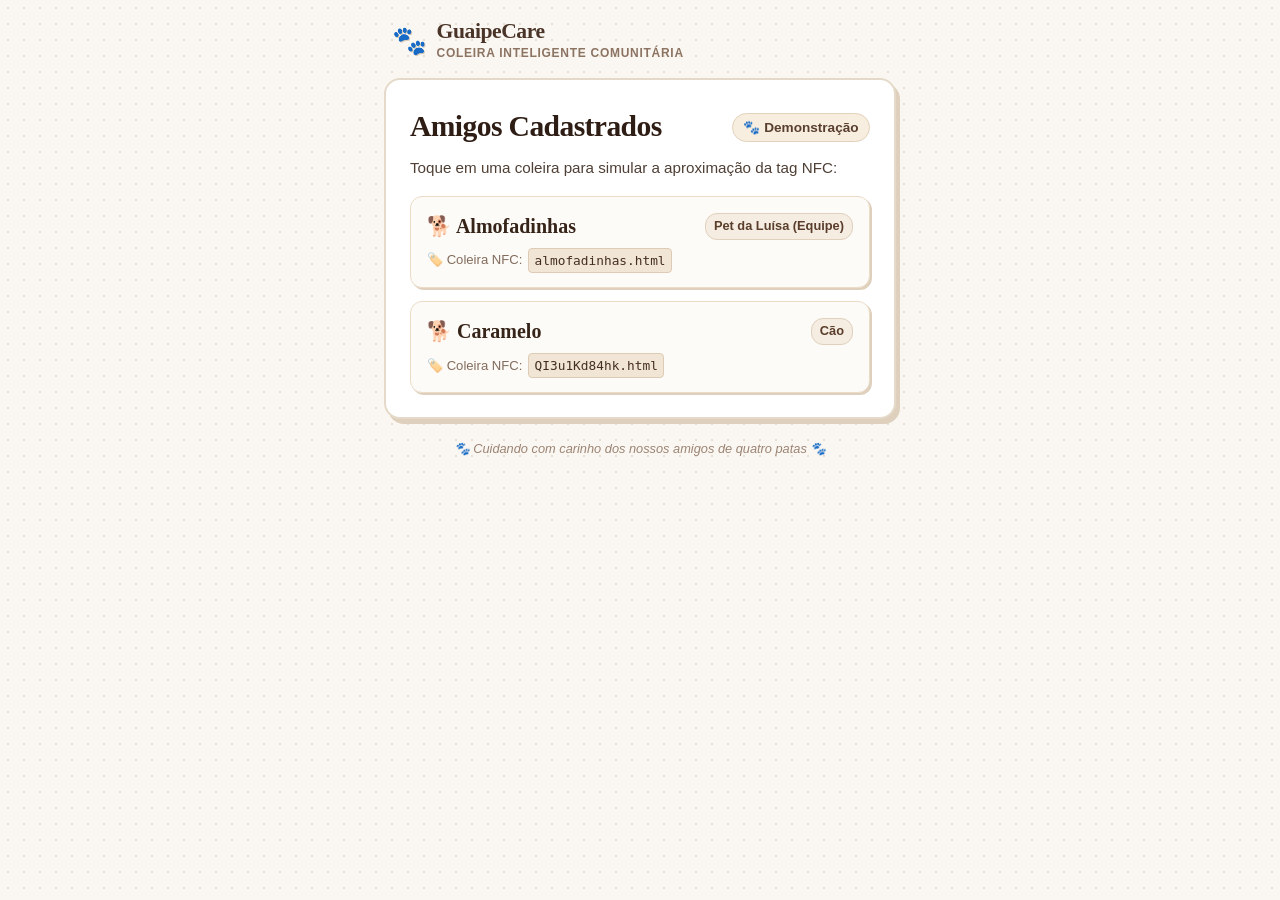
<file: index.html>
<!DOCTYPE html>
<html lang="pt-BR">
<head>
    <meta charset="UTF-8">
    <meta name="viewport" content="width=device-width, initial-scale=1.0">
    <title>Coleiras Disponíveis — GuaipeCare</title>
    <link rel="icon" href="data:image/svg+xml,<svg xmlns=%22http://www.w3.org/2000/svg%22 viewBox=%220 0 100 100%22><text y=%22.9em%22 font-size=%2290%22>🐾</text></svg>">
    <link rel="stylesheet" href="app/static/css/style.css">
</head>
<body>
    <header class="topo-site"><div class="container-topo"><span class="icone-marca">🐾</span><div class="texto-marca"><span class="nome-marca">GuaipeCare</span><span class="subtitulo-marca">Coleira Inteligente Comunitária</span></div></div></header>
    <main class="container"><article class="cartao"><header class="cabecalho-animal"><div class="titulo-linha"><h1>Amigos Cadastrados</h1><span class="badge-especie">🐾 Demonstração</span></div><p class="descricao" style="margin-top: 0.25rem;">Toque em uma coleira para simular a aproximação da tag NFC:</p></header><ul style="list-style: none; padding: 0; display: flex; flex-direction: column; gap: 0.85rem; margin-top: 1rem;"><li style="padding: 0.85rem 1rem; border: 1.5px solid #ebdcc8; border-radius: 12px; background: #fdfbf7; box-shadow: 2px 2px 0px #ded0bd; transition: transform 0.15s ease;"><a href="almofadinhas.html" style="text-decoration: none; color: inherit; display: block;"><div style="display: flex; align-items: center; justify-content: space-between;"><strong style="font-family: Georgia, serif; font-size: 1.25rem; color: #362419;">🐕 Almofadinhas</strong><span style="font-size: 0.8rem; background: #f5ede1; border: 1px solid #e0d0bc; padding: 0.15rem 0.5rem; border-radius: 12px; color: #5a3e2b; font-weight: 600;">Pet da Luísa (Equipe)</span></div><div style="font-size: 0.82rem; color: #826c5c; margin-top: 0.4rem; display: flex; align-items: center; gap: 0.35rem;"><span>🏷️ Coleira NFC:</span> <code style="background: #f1e6d6; border: 1px solid #decbb5; padding: 0.1rem 0.35rem; border-radius: 4px; font-family: monospace; font-size: 0.8rem; color: #442e20;">almofadinhas.html</code></div></a></li><li style="padding: 0.85rem 1rem; border: 1.5px solid #ebdcc8; border-radius: 12px; background: #fdfbf7; box-shadow: 2px 2px 0px #ded0bd; transition: transform 0.15s ease;"><a href="QI3u1Kd84hk.html" style="text-decoration: none; color: inherit; display: block;"><div style="display: flex; align-items: center; justify-content: space-between;"><strong style="font-family: Georgia, serif; font-size: 1.25rem; color: #362419;">🐕 Caramelo</strong><span style="font-size: 0.8rem; background: #f5ede1; border: 1px solid #e0d0bc; padding: 0.15rem 0.5rem; border-radius: 12px; color: #5a3e2b; font-weight: 600;">Cão</span></div><div style="font-size: 0.82rem; color: #826c5c; margin-top: 0.4rem; display: flex; align-items: center; gap: 0.35rem;"><span>🏷️ Coleira NFC:</span> <code style="background: #f1e6d6; border: 1px solid #decbb5; padding: 0.1rem 0.35rem; border-radius: 4px; font-family: monospace; font-size: 0.8rem; color: #442e20;">QI3u1Kd84hk.html</code></div></a></li></ul></article></main>
    <footer class="rodape-site"><p>🐾 Cuidando com carinho dos nossos amigos de quatro patas 🐾</p></footer>
</body>
</html>
</file>
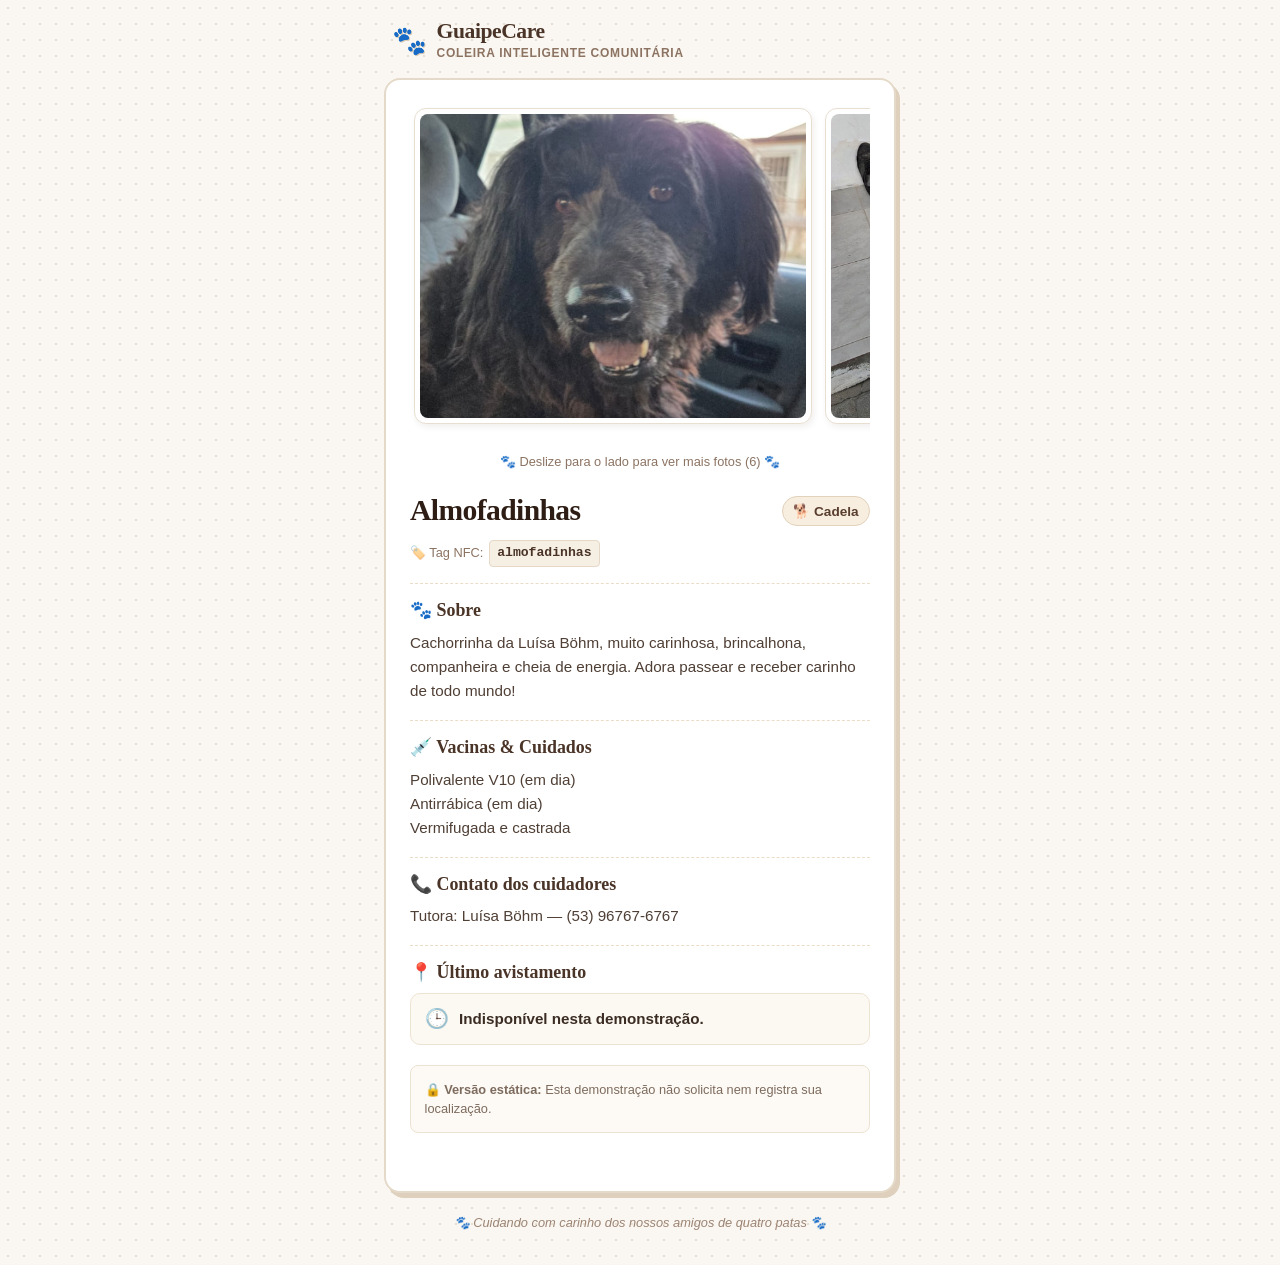
<file: almofadinhas.html>
<!DOCTYPE html>
<html lang="pt-BR">
<head>
    <meta charset="UTF-8">
    <meta name="viewport" content="width=device-width, initial-scale=1.0">
    <title>Almofadinhas — GuaipeCare</title>
    <link rel="icon" href="data:image/svg+xml,<svg xmlns=%22http://www.w3.org/2000/svg%22 viewBox=%220 0 100 100%22><text y=%22.9em%22 font-size=%2290%22>🐾</text></svg>">
    <link rel="stylesheet" href="app/static/css/style.css">
</head>
<body>
    <header class="topo-site"><div class="container-topo"><span class="icone-marca">🐾</span><div class="texto-marca"><span class="nome-marca">GuaipeCare</span><span class="subtitulo-marca">Coleira Inteligente Comunitária</span></div></div></header>
    <main class="container"><article class="cartao"><div class="foto-container galeria-fotos"><div class="foto-item"><img src="app/static/img/001.jpeg" alt="Foto de Almofadinhas" class="foto-animal"></div><div class="foto-item"><img src="app/static/img/002.jpeg" alt="Foto de Almofadinhas" class="foto-animal"></div><div class="foto-item"><img src="app/static/img/003.jpeg" alt="Foto de Almofadinhas" class="foto-animal"></div><div class="foto-item"><img src="app/static/img/004.jpeg" alt="Foto de Almofadinhas" class="foto-animal"></div><div class="foto-item"><img src="app/static/img/005.jpeg" alt="Foto de Almofadinhas" class="foto-animal"></div><div class="foto-item"><img src="app/static/img/006.jpeg" alt="Foto de Almofadinhas" class="foto-animal"></div></div><p class="indicador-fotos">🐾 Deslize para o lado para ver mais fotos (6) 🐾</p><header class="cabecalho-animal"><div class="titulo-linha"><h1>Almofadinhas</h1><span class="badge-especie">🐕 Cadela</span></div><div class="tag-nfc-selo"><span>🏷️ Tag NFC:</span> <code>almofadinhas</code></div></header><section class="secao"><h2>🐾 Sobre</h2><p class="descricao">Cachorrinha da Luísa Böhm, muito carinhosa, brincalhona, companheira e cheia de energia. Adora passear e receber carinho de todo mundo!</p></section><section class="secao"><h2>💉 Vacinas &amp; Cuidados</h2><p class="texto-vacinas">Polivalente V10 (em dia)
Antirrábica (em dia)
Vermifugada e castrada</p></section><section class="secao"><h2>📞 Contato dos cuidadores</h2><p class="contato">Tutora: Luísa Böhm — (53) 96767-6767</p></section><section class="secao"><h2>📍 Último avistamento</h2><div class="caixa-destaque-avistamento"><span class="icone-relogio">🕒</span><p class="horario-avistamento">Indisponível nesta demonstração.</p></div></section><footer class="secao aviso-privacidade"><p>🔒 <strong>Versão estática:</strong> Esta demonstração não solicita nem registra sua localização.</p></footer><p id="status-localizacao" role="status"></p></article></main>
    <footer class="rodape-site"><p>🐾 Cuidando com carinho dos nossos amigos de quatro patas 🐾</p></footer>
</body>
</html>
</file>
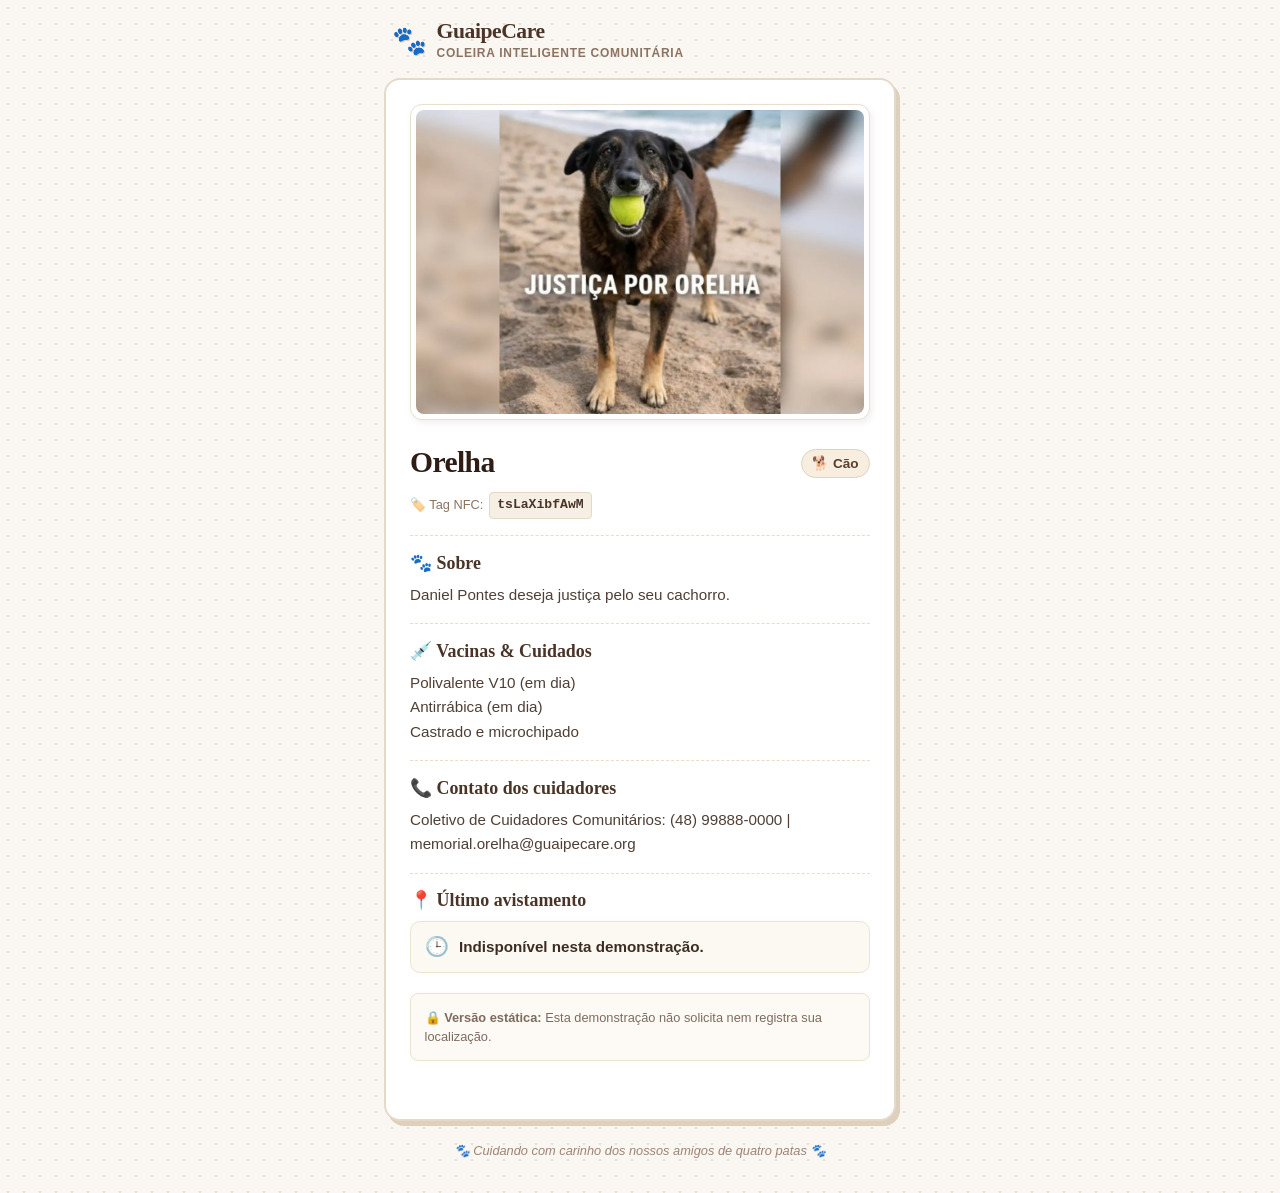
<file: tsLaXibfAwM.html>
<!DOCTYPE html>
<html lang="pt-BR">
<head>
    <meta charset="UTF-8">
    <meta name="viewport" content="width=device-width, initial-scale=1.0">
    <title>Orelha — GuaipeCare</title>
    <link rel="icon" href="data:image/svg+xml,<svg xmlns=%22http://www.w3.org/2000/svg%22 viewBox=%220 0 100 100%22><text y=%22.9em%22 font-size=%2290%22>🐾</text></svg>">
    <link rel="stylesheet" href="app/static/css/style.css">
</head>
<body>
    <header class="topo-site"><div class="container-topo"><span class="icone-marca">🐾</span><div class="texto-marca"><span class="nome-marca">GuaipeCare</span><span class="subtitulo-marca">Coleira Inteligente Comunitária</span></div></div></header>
    <main class="container"><article class="cartao"><div class="foto-container "><div class="foto-item"><img src="app/static/img/cao-orelha-3.jpg" alt="Foto de Orelha" class="foto-animal"></div></div><header class="cabecalho-animal"><div class="titulo-linha"><h1>Orelha</h1><span class="badge-especie">🐕 Cão</span></div><div class="tag-nfc-selo"><span>🏷️ Tag NFC:</span> <code>tsLaXibfAwM</code></div></header><section class="secao"><h2>🐾 Sobre</h2><p class="descricao">Daniel Pontes deseja justiça pelo seu cachorro.</p></section><section class="secao"><h2>💉 Vacinas &amp; Cuidados</h2><p class="texto-vacinas">Polivalente V10 (em dia)
Antirrábica (em dia)
Castrado e microchipado</p></section><section class="secao"><h2>📞 Contato dos cuidadores</h2><p class="contato">Coletivo de Cuidadores Comunitários: (48) 99888-0000 | memorial.orelha@guaipecare.org</p></section><section class="secao"><h2>📍 Último avistamento</h2><div class="caixa-destaque-avistamento"><span class="icone-relogio">🕒</span><p class="horario-avistamento">Indisponível nesta demonstração.</p></div></section><footer class="secao aviso-privacidade"><p>🔒 <strong>Versão estática:</strong> Esta demonstração não solicita nem registra sua localização.</p></footer><p id="status-localizacao" role="status"></p></article></main>
    <footer class="rodape-site"><p>🐾 Cuidando com carinho dos nossos amigos de quatro patas 🐾</p></footer>
</body>
</html>
</file>
<file: app/static/css/style.css>
/* ==========================================================================
   GuaipeCare — Estilo Retrô & Pet Friendly
   Simples, aconchegante e mobile-first
   ========================================================================== */

* {
    margin: 0;
    padding: 0;
    box-sizing: border-box;
}

body {
    font-family: -apple-system, BlinkMacSystemFont, "Segoe UI", Roboto, "Helvetica Neue", Arial, sans-serif;
    background-color: #faf7f2;
    background-image: radial-gradient(#e8dfd1 0.75px, transparent 0.75px);
    background-size: 16px 16px;
    color: #3b2d24;
    line-height: 1.55;
    padding: 0 1rem 2rem 1rem;
    min-height: 100vh;
}

/* --- Cabeçalho do Topo --- */
.topo-site {
    max-width: 32rem;
    margin: 0 auto;
    padding: 1.25rem 0.5rem 1rem 0.5rem;
}

.container-topo {
    display: flex;
    align-items: center;
    gap: 0.6rem;
}

.icone-marca {
    font-size: 1.75rem;
    line-height: 1;
    filter: drop-shadow(1px 1px 0px #d8ccb8);
}

.texto-marca {
    display: flex;
    flex-direction: column;
}

.nome-marca {
    font-family: Georgia, "Times New Roman", serif;
    font-weight: bold;
    font-size: 1.35rem;
    color: #4a3427;
    letter-spacing: -0.02em;
    line-height: 1.1;
}

.subtitulo-marca {
    font-size: 0.75rem;
    color: #8c7362;
    text-transform: uppercase;
    letter-spacing: 0.06em;
    font-weight: 600;
}

/* --- Container e Cartão Principal --- */
.container {
    max-width: 32rem;
    margin: 0 auto;
}

.cartao {
    background: #ffffff;
    border: 2px solid #e5dac9;
    border-radius: 16px;
    padding: 1.5rem;
    box-shadow: 4px 5px 0px #ded0bd;
    position: relative;
}

/* --- Fotos & Galeria Retrô (Estilo Fotografia) --- */
.foto-container {
    text-align: center;
    margin-bottom: 1.25rem;
}

.galeria-fotos {
    display: flex;
    gap: 0.85rem;
    overflow-x: auto;
    scroll-snap-type: x mandatory;
    padding: 0.25rem 0.25rem 0.75rem 0.25rem;
    -webkit-overflow-scrolling: touch;
}

.galeria-fotos .foto-item {
    flex: 0 0 88%;
    scroll-snap-align: center;
}

.foto-item {
    background: #fff;
    padding: 5px;
    border: 1.5px solid #e8dfd1;
    border-radius: 12px;
    box-shadow: 2px 3px 6px rgba(74, 52, 39, 0.08);
}

.foto-animal {
    max-width: 100%;
    width: 100%;
    height: 19rem;
    object-fit: cover;
    border-radius: 8px;
    display: block;
}

.indicador-fotos {
    font-size: 0.8rem;
    color: #8c7362;
    text-align: center;
    margin-top: -0.25rem;
    margin-bottom: 1rem;
    font-weight: 500;
}

/* --- Cabeçalho do Animal --- */
.cabecalho-animal {
    margin-bottom: 1rem;
}

.titulo-linha {
    display: flex;
    align-items: center;
    justify-content: space-between;
    flex-wrap: wrap;
    gap: 0.5rem;
    margin-bottom: 0.35rem;
}

h1 {
    font-family: Georgia, "Times New Roman", serif;
    font-size: 1.85rem;
    color: #2e1d14;
    letter-spacing: -0.02em;
}

.badge-especie {
    font-size: 0.85rem;
    font-weight: 600;
    color: #593e2e;
    background-color: #f7eedf;
    border: 1px solid #e2d1bb;
    padding: 0.2rem 0.65rem;
    border-radius: 20px;
    display: inline-flex;
    align-items: center;
    gap: 0.25rem;
}

.tag-nfc-selo {
    font-size: 0.8rem;
    color: #8c7362;
    display: flex;
    align-items: center;
    gap: 0.35rem;
}

.tag-nfc-selo code {
    background-color: #f6efe4;
    border: 1px solid #e5d8c6;
    padding: 0.15rem 0.45rem;
    border-radius: 4px;
    font-family: "Courier New", Courier, monospace;
    font-size: 0.82rem;
    color: #4a3427;
    font-weight: bold;
}

/* --- Seções do Perfil --- */
.secao {
    margin-top: 1rem;
    padding-top: 0.85rem;
    border-top: 1.5px dashed #ebdcc8;
}

h2 {
    font-family: Georgia, "Times New Roman", serif;
    font-size: 1.12rem;
    color: #4a3427;
    margin-bottom: 0.35rem;
    display: flex;
    align-items: center;
    gap: 0.35rem;
}

.descricao, .texto-vacinas, .contato {
    color: #4f3f35;
    font-size: 0.95rem;
    white-space: pre-line;
    line-height: 1.6;
}

/* --- Destaque do Avistamento --- */
.caixa-destaque-avistamento {
    display: flex;
    align-items: center;
    gap: 0.6rem;
    background-color: #fcf9f2;
    border: 1.5px solid #ede3d3;
    padding: 0.65rem 0.9rem;
    border-radius: 10px;
}

.icone-relogio {
    font-size: 1.2rem;
}

.horario-avistamento {
    color: #3b2d24;
    font-weight: 600;
    font-size: 0.95rem;
}

/* --- Aviso de Privacidade Retrô --- */
.aviso-privacidade {
    background-color: #fdfaf5;
    border: 1px solid #ece2d2;
    border-radius: 8px;
    padding: 0.85rem;
    margin-top: 1.25rem;
}

.aviso-privacidade p {
    font-size: 0.8rem;
    color: #7d6b5e;
    line-height: 1.5;
}

/* --- Status da Localização --- */
#status-localizacao {
    margin-top: 0.85rem;
    font-size: 0.88rem;
    text-align: center;
    color: #634b3d;
    min-height: 1.3rem;
    font-weight: 500;
}

/* --- Rodapé do Site --- */
.rodape-site {
    max-width: 32rem;
    margin: 1.25rem auto 0 auto;
    text-align: center;
}

.rodape-site p {
    font-size: 0.8rem;
    color: #9c8473;
    font-style: italic;
}
</file>
